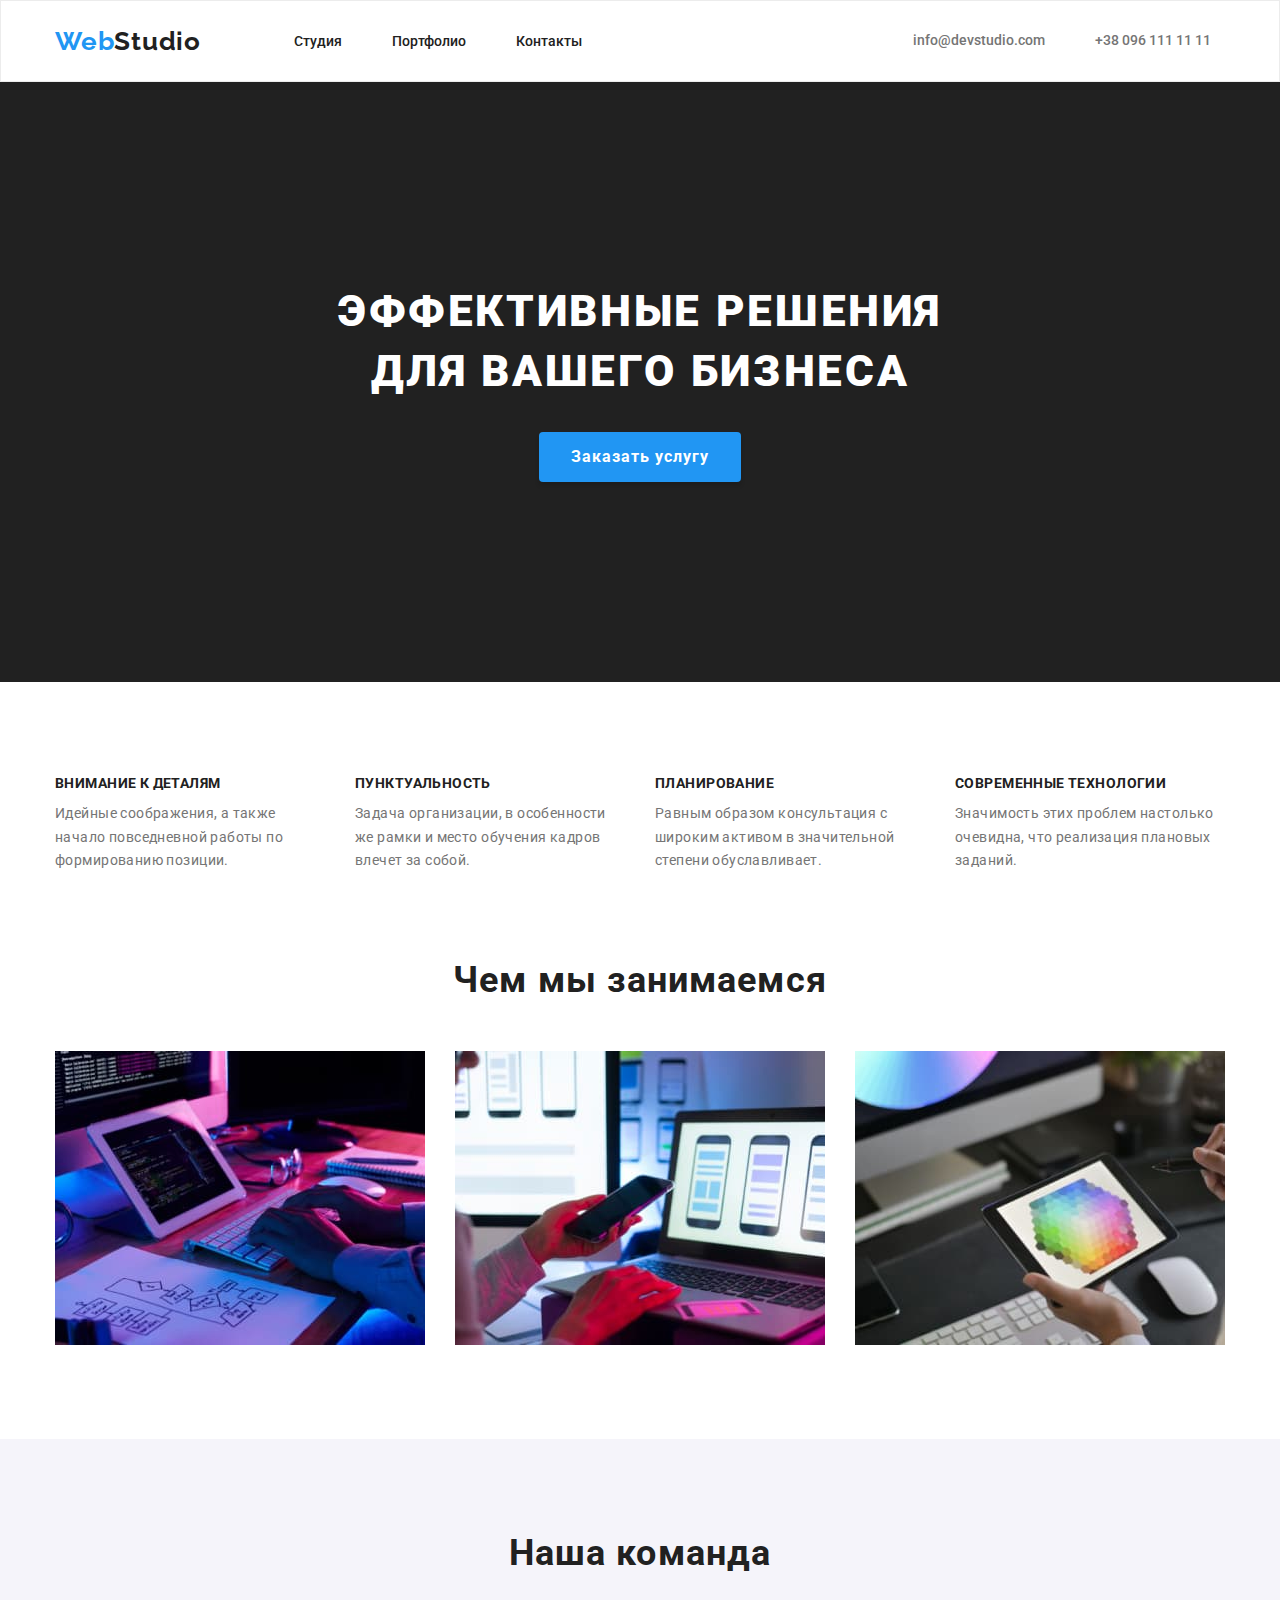
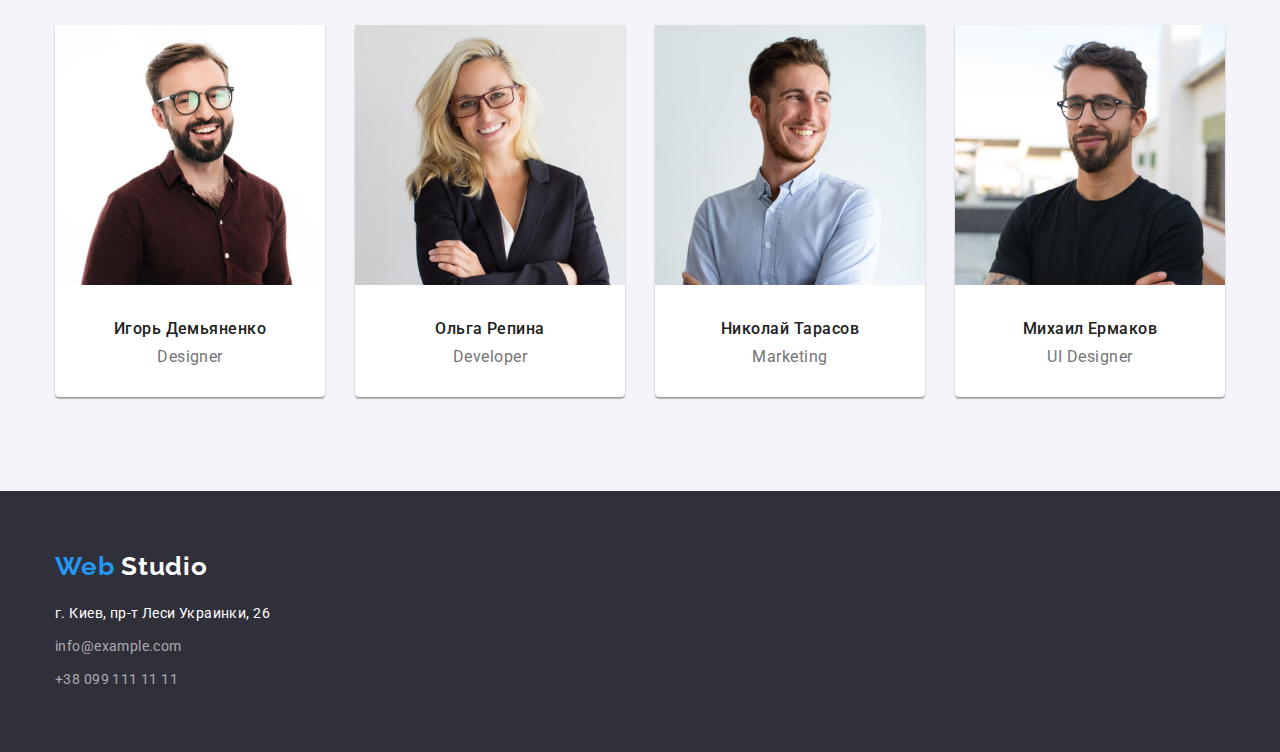
<file: index.html>
<!DOCTYPE html>
<html lang="en">
<head>
    <meta charset="UTF-8">
    <meta http-equiv="X-UA-Compatible" content="IE=edge">
    <meta name="viewport" content="width=device-width, initial-scale=1.0">
    <title>Document</title>
    <link rel="preconnect" href="https://fonts.googleapis.com">
<link rel="preconnect" href="https://fonts.gstatic.com" crossorigin>
<link href="https://fonts.googleapis.com/css2?family=Raleway:wght@700&family=Roboto:wght@400;500;700;900&display=swap" rel="stylesheet">
<link rel="stylesheet" href="https://cdnjs.cloudflare.com/ajax/libs/modern-normalize/1.1.0/modern-normalize.min.css">
    <link rel="stylesheet" href="css/styles.css">
    
</head>
<body>
    <header class="header-wrapper">
        <nav class="container nav-nav">
            <a class="logo" href="#"><span class="web-logo">Web</span><span class="studio-logo">Studio</span> </a>
            <ul class="nav-list">
                <li class="nav-item"><a class="nav-link" href="index.html">Студия</a></li>
                <li class="nav-item"><a class="nav-link" href="portfolio.html">Портфолио</a></li>
                <li class="nav-item"><a class="nav-link" href="#">Контакты</a></li>
            </ul>
            <a class="mail" href="#">info@devstudio.com</a>
            <a class="tel"  href="#">+38 096 111 11 11</a>
        </nav>      
    </header>
    <main class="maim">
        <section class="section effective">
            <div class="container">
                <h1 class="effective-solutions">Эффективные решения<br/> для вашего бизнеса</h1>
                <button class="btn-hero" type="button">Заказать услугу</button>
            </div>
        </section>
            <section class="section benefits">
                <div class="container">
                    <ul class="benefits-list">
                        <li class="benefits-fits">
                            <h3 class="benefits-item">Внимание к деталям</h3>
                            <p class="benefits-link">Идейные соображения, а также<br/>начало повседневной работы по формированию позиции.</p>
                        </li>
                       <li class="benefits-fits">
                             <h3 class="benefits-item">Пунктуальность</h3>
                            <p class="benefits-link">Задача организации, в особенности<br/>же рамки и место обучения кадров влечет за собой.</p>
                       </li>
                       <li class="benefits-fits">
                             <h3 class="benefits-item">Планирование</h3>
                            <p class="benefits-link">Равным образом консультация с<br/>широким активом в значительной степени обуславливает.</p>
                       </li>
                        <li class="benefits-fits">
                            <h3 class="benefits-item">Современные технологии</h3>
                            <p class="benefits-link">Значимость этих проблем настолько<br/>очевидна, что реализация плановых заданий.</p>
                        </li>
                    </ul>
                </div>
            </section>
            <section class="section study">
                <div class="container">
                    <h2 class="study-item">Чем мы занимаемся</h2>
                    <ul class="study-list">
                        <li class="study-link"><img class="study-photo"src="img/group-1.jpg" alt="верстка кода" width="370" height="294"></li>
                        <li class="study-link"><img class="study-photo" src="img/group-2.jpg" alt="адаптивный сайт"  width="370" height="294"></li>
                        <li class="study-link"><img class="study-photo"src="img/group-3.jpg" alt="стилизация сайта на Ваш вкус" width="370" height="294"></li>
                    </ul>     
                </div>
            </section>  
            <section class="section team">
                <div class="container">
                    <h3 class="team-item">Наша команда</h3>
                    <ul class="team-list">
                        <li class="team-link">
                            <img class="team-photo" src="img/human-1.jpg" alt=" Игорь Демьяненко Product Designer" width="270" height="260">
                            <div class="team-des">
                                <h3 class="team-description">Игорь Демьяненко</h3>
                                <p class="team-job">Designer</p>
                            </div>
                        </li>
                        <li class="team-link">
                            <img  class="team-photo"src="img/human-2.jpg" alt=" Ольга Репина Frontend Developer"  width="270" height="260">
                            <div class="team-des">
                                <h3 class="team-description">Ольга Репина</h3>
                                <p class="team-job">Developer</p>
                            </div>
                        </li>
                        <li class="team-link">
                            <img class="team-photo" src="img/human-3.jpg" alt="Николай Тарасов Marketing" width="270" height="260">
                            <div class="team-des">
                                <h3 class="team-description">Николай Тарасов</h3>
                                <p class="team-job">Marketing</p>
                            </div>
                        </li>
                        <li class="team-link">
                            <img  class="team-photo"src="img/human-4.jpg" alt="Михаил Ермаков UI Designer" width="270" height="260"> 
                            <div class="team-des">
                                <h3 class="team-description">Михаил Ермаков</h3> 
                                <p class="team-job">UI Designer</p>
                            </div>
                        </li>
                    </ul>         
                </div>
            </section>      
    </main>
<footer class="footer">
    <div class="container">
            <a class="footer-logo"href="#"> <span class="footer-web">Web</span> <span class="footer-studio">Studio</span></a>
            <address class="address">   
                <ul  class="footer-list">
                    <li class="footer-item">
                        <a class="be" href="#"> г. Киев, пр-т Леси Украинки, 26</a>
                    </li>
                    <li class="footer-item">
                        <a class="footer-link" href="#"> info@example.com</a>
                    </li>
                    <li class="footer-item">
                        <a   class="footer-link" href="#"> +38 099 111 11 11</a>
                    </li>
                </ul>
            </address>
    </div>
</footer>

</body>
</html>
</file>
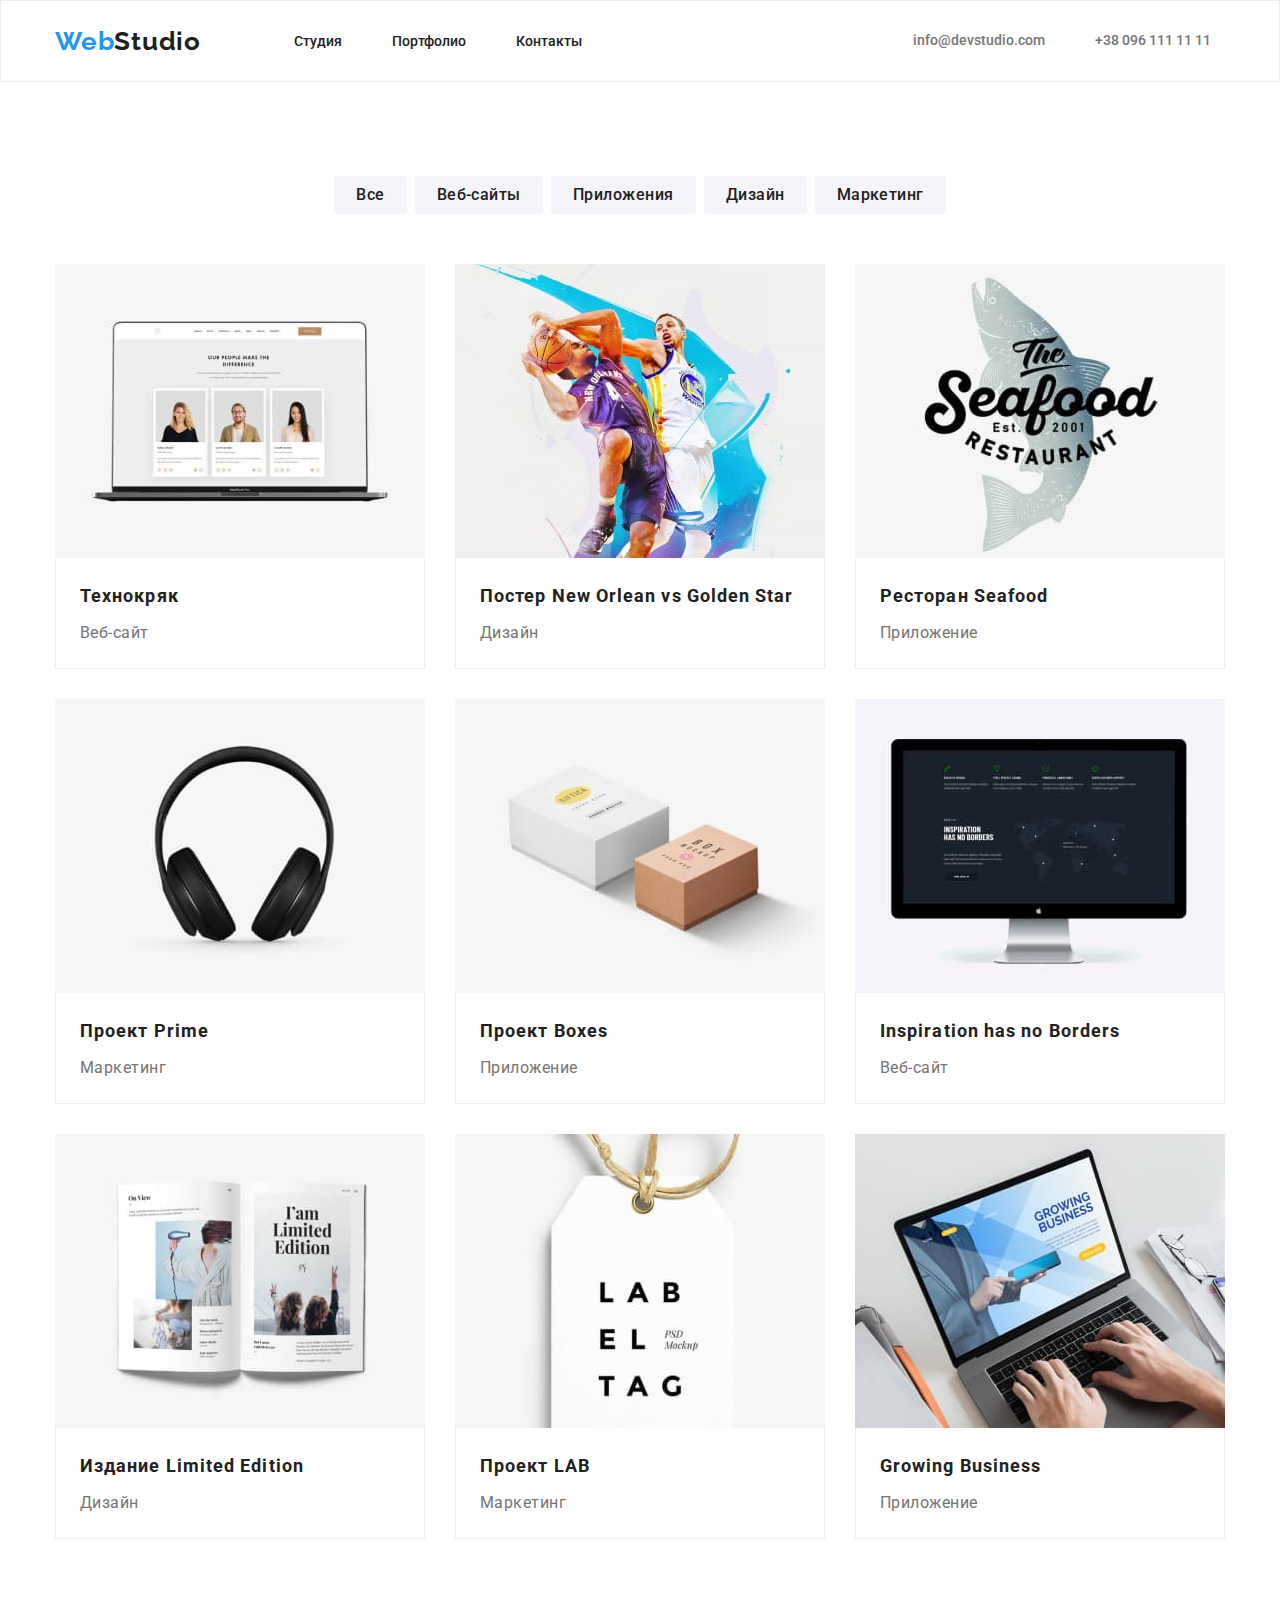
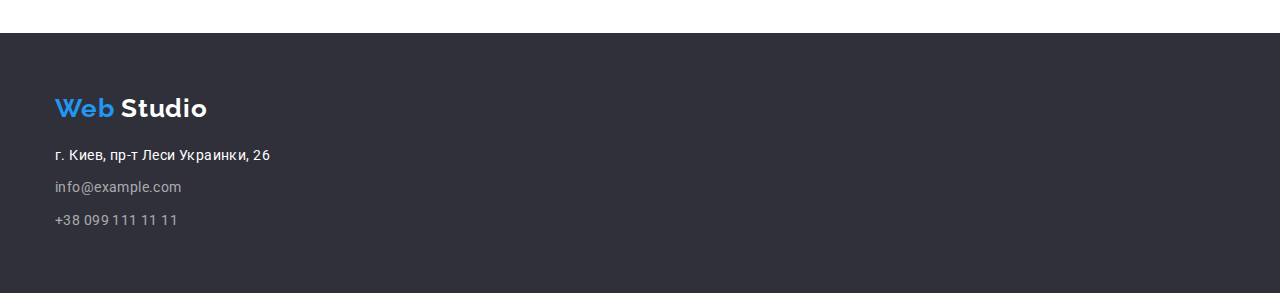
<file: portfolio.html>
<!DOCTYPE html>
<html lang="en">
<head>
    <meta charset="UTF-8">
    <meta http-equiv="X-UA-Compatible" content="IE=edge">
    <meta name="viewport" content="width=device-width, initial-scale=1.0">
    <title>Document</title>
    <link rel="preconnect" href="https://fonts.googleapis.com">
    <link rel="preconnect" href="https://fonts.gstatic.com" crossorigin>
    <link href="https://fonts.googleapis.com/css2?family=Raleway:wght@700&family=Roboto:wght@400;500;700;900&display=swap" rel="stylesheet">
    <link rel="stylesheet" href="https://cdnjs.cloudflare.com/ajax/libs/modern-normalize/1.1.0/modern-normalize.min.css">
    <link rel="stylesheet" href="css/styles.css">
    
</head>
<body>
    <header class="header-wrapper">
        <nav class="container nav-nav">
            <a class="logo" href="#"><span class="web-logo">Web</span><span class="studio-logo">Studio</span> </a>
            <ul class="nav-list">
                <li class="nav-item"><a class="nav-link" href="index.html">Студия</a></li>
                <li class="nav-item"><a class="nav-link" href="portfolio.html">Портфолио</a></li>
                <li class="nav-item"><a class="nav-link" href="#">Контакты</a></li>
            </ul>
            <a class="mail" href="#">info@devstudio.com</a>
            <a class="tel"  href="#">+38 096 111 11 11</a>
        </nav>      
    </header>
    <main class="main-wrap">
        <section class="section positions">
            <div class="container">
                <ul class="positions-list">
                    <li class="positions-link">
                        <button class="positions-item"   type="button">Все</button>
                    </li>
                    <li class="positions-link">
                        <button class="positions-item" type="button">Веб-сайты</button>
                    </li>
                    <li class="positions-link">
                        <button class="positions-item" type="button">Приложения</button>
                    </li>
                    <li class="positions-link">
                        <button class="positions-item"type="button">Дизайн</button>
                    </li>
                    <li class="positions-link">
                        <button class="positions-item" type="button">Маркетинг</button>
                    </li>
                </ul>
                <ul class="pictures">
                    <li class="pictures-list">
                        <a class="pictures-link" href="#">
                            <img class="pictures-photo"src="img/notebook.jpg" alt="notebook" width="370">
                            <div class="pictures-nut">
                                <h2 class="pictures-item">Технокряк</h2>
                                <p class="pictures-niches">Веб-сайт</p>
                            </div>
                        </a>
                    </li>
                    <li class="pictures-list">
                        <a class="pictures-link" href="#">
                            <img class="pictures-photo" src="img/basketball.jpg" alt="basketball" width="370">
                            <div class="pictures-nut">
                                <h2 class="pictures-item">Постер New Orlean vs Golden Star</h2>
                                <p class="pictures-niches">Дизайн</p>
                            </div>
                        </a>
                    </li >
                    <li class="pictures-list">
                        <a class="pictures-link" href="#">
                            <img  class="pictures-photo" src="img/seafood.jpg" alt="seafood" width="370">
                            <div class="pictures-nut">
                                <h2 class="pictures-item">Ресторан Seafood</h2>
                                <p class="pictures-niches">Приложение</p>
                            </div>   
                        </a>
                    </li>
                    <li class="pictures-list">
                        <a  class="pictures-link" href="#">
                            <img class="pictures-photo" src="img/headphones.jpg" alt="headphones" width="370">
                            <div class="pictures-nut">
                                <h2 class="pictures-item">Проект Prime</h2>
                                <p class="pictures-niches">Маркетинг</p>
                            </div>
                        </a>
                    </li>
                    <li class="pictures-list">
                        <a class="pictures-link" href="#">
                            <img class="pictures-photo" src="img/box.jpg" alt="box" width="370">
                            <div class="pictures-nut">
                                <h2 class="pictures-item">Проект Boxes</h2>
                                <p class="pictures-niches">Приложение</p>
                            </div> 
                        </a>
                    </li>
                    <li class="pictures-list">
                        <a  class="pictures-link" href="#">
                            <img class="pictures-photo" src="img/computer.jpg" alt="computer" width="370">
                            <div class="pictures-nut">
                                <h2 class="pictures-item">Inspiration has no Borders</h2>
                                <p class="pictures-niches">Веб-сайт</p>
                            </div>
                        </a>
                    </li>
                    <li class="pictures-list">
                        <a class="pictures-link" href="#">
                            <img class="pictures-photo" src="img/book.jpg" alt="book" width="370">
                            <div class="pictures-nut">
                                <h2 class="pictures-item">Издание Limited Edition</h2>
                                <p class="pictures-niches">Дизайн</p>
                            </div>
                        </a>
                    </li>
                    <li class="pictures-list">
                        <a class="pictures-link" href="#">
                            <img class="pictures-photo" src="img/label.jpg" alt="label" width="370">
                            <div class="pictures-nut">
                                <h2 class="pictures-item">Проект LAB</h2>
                                <p class="pictures-niches">Маркетинг</p>
                            </div> 
                        </a>
                    </li>
                    <li class="pictures-list">
                        <a class="pictures-link" href="#">
                            <img class="pictures-photo" src="img/recruit.jpg" alt="recruit" width="370">
                            <div class="pictures-nut">
                                <h2 class="pictures-item">Growing Business</h2>
                                <p class="pictures-niches">Приложение</p>
                            </div>
                        </a>
                    </li>
                </ul>
            </div>
        </section>
    </main>
    <footer class="footer">
        <div class="container">
                <a class="footer-logo"href="#"> <span class="footer-web">Web</span> <span class="footer-studio">Studio</span></a>
                <address class="address">   
                    <ul  class="footer-list">
                        <li class="footer-item">
                            <a class="be" href="#"> г. Киев, пр-т Леси Украинки, 26</a>
                        </li>
                        <li class="footer-item">
                            <a class="footer-link" href="#"> info@example.com</a>
                        </li>
                        <li class="footer-item">
                            <a   class="footer-link" href="#"> +38 099 111 11 11</a>
                        </li>
                    </ul>
                </address>
        </div>
    </footer>
    
</body>
</html>
</file>
<file: css/styles.css>
:root{
--header-text-color: #212121;
--link-text-color:#2196F3;
--background-text-color: #ffffff;
}




body{
background-color: var(--background-text-color);
font-family: 'Roboto', 'Raleway';
font-style: normal;   
}

.container{
    width: 1200px;
    padding-left: 15px;
    padding-right: 15px;
    margin-left: auto;
    margin-right: auto;
}

.section{
    padding-top: 94px;
    padding-bottom: 94px;
    margin: 0 auto;
}



/* STYLES HEADER */

.header-wrapper{
background-color: #ffffff;
border: 1px solid #ECECEC;
}


.logo{   
font-family: 'Raleway';
font-style: normal;
font-weight: 700;
font-size: 26px;
line-height: 1.19;
letter-spacing: 0.03em;
color: var(--link-text-color);
text-decoration: none;

padding-top: 24px;
padding-bottom: 24px;
margin-right: 93px;
}

.studio-logo{
    color: var(--header-text-color);
}

    
.nav-nav{
    display: flex;
    align-items: center;
}


.nav-list{
    display: flex;
    padding-left: 0;
    margin: 0;
   
}


.nav-item{
list-style-type: none;
margin-right: 50px;

}

.nav-item:last-child{
    margin-right: 0;
}

.nav-link{
font-family: 'Roboto';
font-style: normal;
font-weight: 500;
font-size: 14px;
line-height: 1.14;
color: var(--header-text-color);
text-decoration: none;

padding-top: 32px;
padding-bottom: 32px;
}

.nav-link:hover,
.nav-link:focus{
    color: var(--link-text-color);
}

.mail{
font-family: 'Roboto';
font-style: normal;
font-weight: 500;
font-size: 14px;
line-height: 1.14;
color: #757575;
text-decoration: none;

margin-left: 331px;
margin-right: 50px;
padding-top: 32px;
padding-bottom: 32px;
}

.mail:hover,
.mail:focus{
color: var(--link-text-color);
}



.tel{
font-family: 'Roboto';
font-style: normal;
font-weight: 500;
font-size: 14px;
line-height: 1.14;
color: #757575;
text-decoration: none;

padding-top: 32px;
padding-bottom: 32px;
}

.tel:hover,
.tel:focus{
color: var(--link-text-color);
}

/* STYLES MAIN Studio */

.effective{
    background-color: var(--header-text-color);
    text-align: center;
    padding-top: 200px;
    padding-bottom: 200px;
}

.effective-solutions{
font-family: 'Roboto';
font-style: normal;
font-weight: 900;
font-size: 44px;
line-height: 1.36;
letter-spacing: 0.06em;
text-transform: uppercase;
color: #ffffff;

margin-top: 0;
margin-bottom: 30px;
}

.btn-hero{
font-family: 'Roboto';
font-style: normal;
font-weight: 700;
font-size: 16px;
line-height: 1.87;
cursor: pointer;
letter-spacing: 0.06em;
color: var(--background-text-color);
background: #2196F3;
box-shadow: 0px 4px 4px rgba(0, 0, 0, 0.15);
border-radius: 4px;

min-width: 200px;
height: 50px;
border-width: 0;
padding: 10px 32px 10px 32px;
}

.benefits{
background-color: #ffffff;
padding-bottom: 0;
}

.benefits-list{
    list-style-type: none;
    margin-top: 0;
    padding: 0;
    display: flex;
    justify-content: space-between;
    margin-bottom: 0;
}

.benefits-fits{
    width: 270px;
    height: 90px;
}


.benefits-item{
font-family: 'Roboto';
font-style: normal;
font-weight: 700;
font-size: 14px;
line-height: 1.14;
letter-spacing: 0.03em;
text-transform: uppercase;
color: var(--header-text-color);

margin-top: 0;
margin-bottom: 10px;
}

.benefits-link{
font-size: 14px;
line-height: 1.71;
letter-spacing: 0.03em;
color: #757575;
margin-top: 0;
margin-bottom: 0;
width: 270px;
height: 75px;
}


.study-list{
    list-style-type: none;
    padding: 0;
    display: flex;
    justify-content: space-between;
    margin-bottom: 0;
    margin-top: 0;
}


.study-photo{
    display: block;
}

.study-item{
font-weight: 700;
font-size: 36px;
line-height: 1.16;
text-align: center;
letter-spacing: 0.03em;
color: var(--header-text-color);

margin-top: 0;
margin-bottom: 50px;
}

.team{
background-color: #F5F4FA;
}

.team-item{
font-weight: 700;
font-size: 36px;
line-height: 1.16;
text-align: center;
letter-spacing: 0.03em;
color: #212121;

margin-top: 0;
margin-bottom: 50px;
}

.team-list{
    list-style-type: none;
    padding: 0;
    display: flex;
    justify-content: space-between;
    margin-bottom: 0;
    margin-top: 0;
}

.team-des{
    padding-top: 30px;
    padding-bottom: 30px;

}

.team-link{
background: #FFFFFF; 
box-shadow: 0px 1px 3px rgba(0, 0, 0, 0.12), 0px 1px 1px rgba(0, 0, 0, 0.14), 0px 2px 1px rgba(0, 0, 0, 0.2);
border-radius: 0px 0px 4px 4px;
}

.team-description{
font-weight: 500;
font-size: 16px;
line-height: 1.18;
text-align: center;
letter-spacing: 0.03em;
color:var(--header-text-color);

margin-top: 0;
margin-bottom: 10px;

}

.team-job{
font-weight: 400;
font-size: 16px;
line-height: 1.18;
text-align: center;
letter-spacing: 0.03em;
color: #757575;

margin-top: 0;
margin-bottom: 0;
}

/* STYLES MAIN portfolio */

.positions-list{
    list-style-type: none;
    display: flex;
    justify-content: center;
    padding-left: 0;
    margin-top: 0;
    margin-bottom: 50px;
}

.positions-link{
    margin-right: 8px;
}

.positions-link:last-child{
    margin-right: 0;
}


.positions-item{
font-family: 'Roboto';
font-style: normal;
font-weight: 500;
font-size: 16px;
line-height: 1.62;
text-align: center;
letter-spacing: 0.03em;
color: #212121;
background: #F5F4FA;
border-radius: 4px;
cursor: pointer;

padding: 6px 22px 6px 22px;
border: 0 solid #F5F4FA;;
}

.positions-item:hover,
.positions-item:focus{
 box-shadow: 0px 3px 1px rgba(0, 0, 0, 0.1), 0px 1px 2px rgba(0, 0, 0, 0.08), 0px 2px 2px rgba(0, 0, 0, 0.12);
border-radius: 4px;
color: #FFFFFF;
background: #2196F3;
}

.pictures{
    list-style-type: none;
    padding-left: 0;
    display: flex;
    flex-wrap: wrap;
    margin-top: 0;
    margin-bottom: 0;
}



.pictures-list{
background: #FFFFFF;
width: 370px;
margin-right: 30px;
margin-bottom: 30px;
}

.pictures-nut{
    border-left:  1px solid #EEEEEE;
    border-right: 1px solid #EEEEEE;
    border-bottom:1px solid #EEEEEE;

    padding: 20px 24px 20px 24px;
}


.pictures-list:nth-child(3n){
margin-right: 0;
}


.pictures-list:nth-last-child(-n+3){
margin-bottom: 0;
}

.pictures-link{
text-decoration: none;
}


.pictures-photo{
    display: block;
}


.pictures-item{
font-family: 'Roboto';
font-style: normal;
font-weight: 700;
font-size: 18px;
line-height: 2.00;
letter-spacing: 0.06em;
color:var(--header-text-color);


margin-top: 0px;
margin-bottom: 4px;
}

.pictures-niches{
font-family: 'Roboto';
font-style: normal;
font-weight: 400;
font-size: 16px;
line-height: 1.87;
letter-spacing: 0.03em;
color: #757575;

margin: 0;
}

/* STYLES FOOTER */

.footer{
background: #2F303A;

padding-top: 60px;
padding-bottom: 60px;
}




.footer-logo{
font-family: 'Raleway';
font-style: normal;
font-weight: 700;
font-size: 26px;
line-height: 1.19;
letter-spacing: 0.03em;
color:var(--link-text-color);
text-decoration: none;

display: block;
margin-bottom: 20px;
}

.footer-studio{
    color: #FFFFFF;
}


.footer-list{
    list-style-type: none;
    padding-left: 0;
    margin: 0;
}


.footer-item{
    margin-bottom: 9px;
}

.footer-item:last-child{
    margin-bottom: 0;
}


.be{
 font-family: 'Roboto';
font-style: normal;
font-weight: 400;
font-size: 14px;
line-height: 1.71;
letter-spacing: 0.03em;
color: var(--background-text-color);
text-decoration: none;
}

.be:hover,
.be:focus{
color: rgba(255, 255, 255, 0.6);
}


.footer-link{
font-family: 'Roboto';
font-style: normal;
font-weight: 400;
font-size: 14px;
line-height: 1.71;
letter-spacing: 0.03em;
color: rgba(255, 255, 255, 0.6);
text-decoration: none;
}

.footer-link:hover,
.footer-link:focus{
color: var(--background-text-color);
}
</file>
